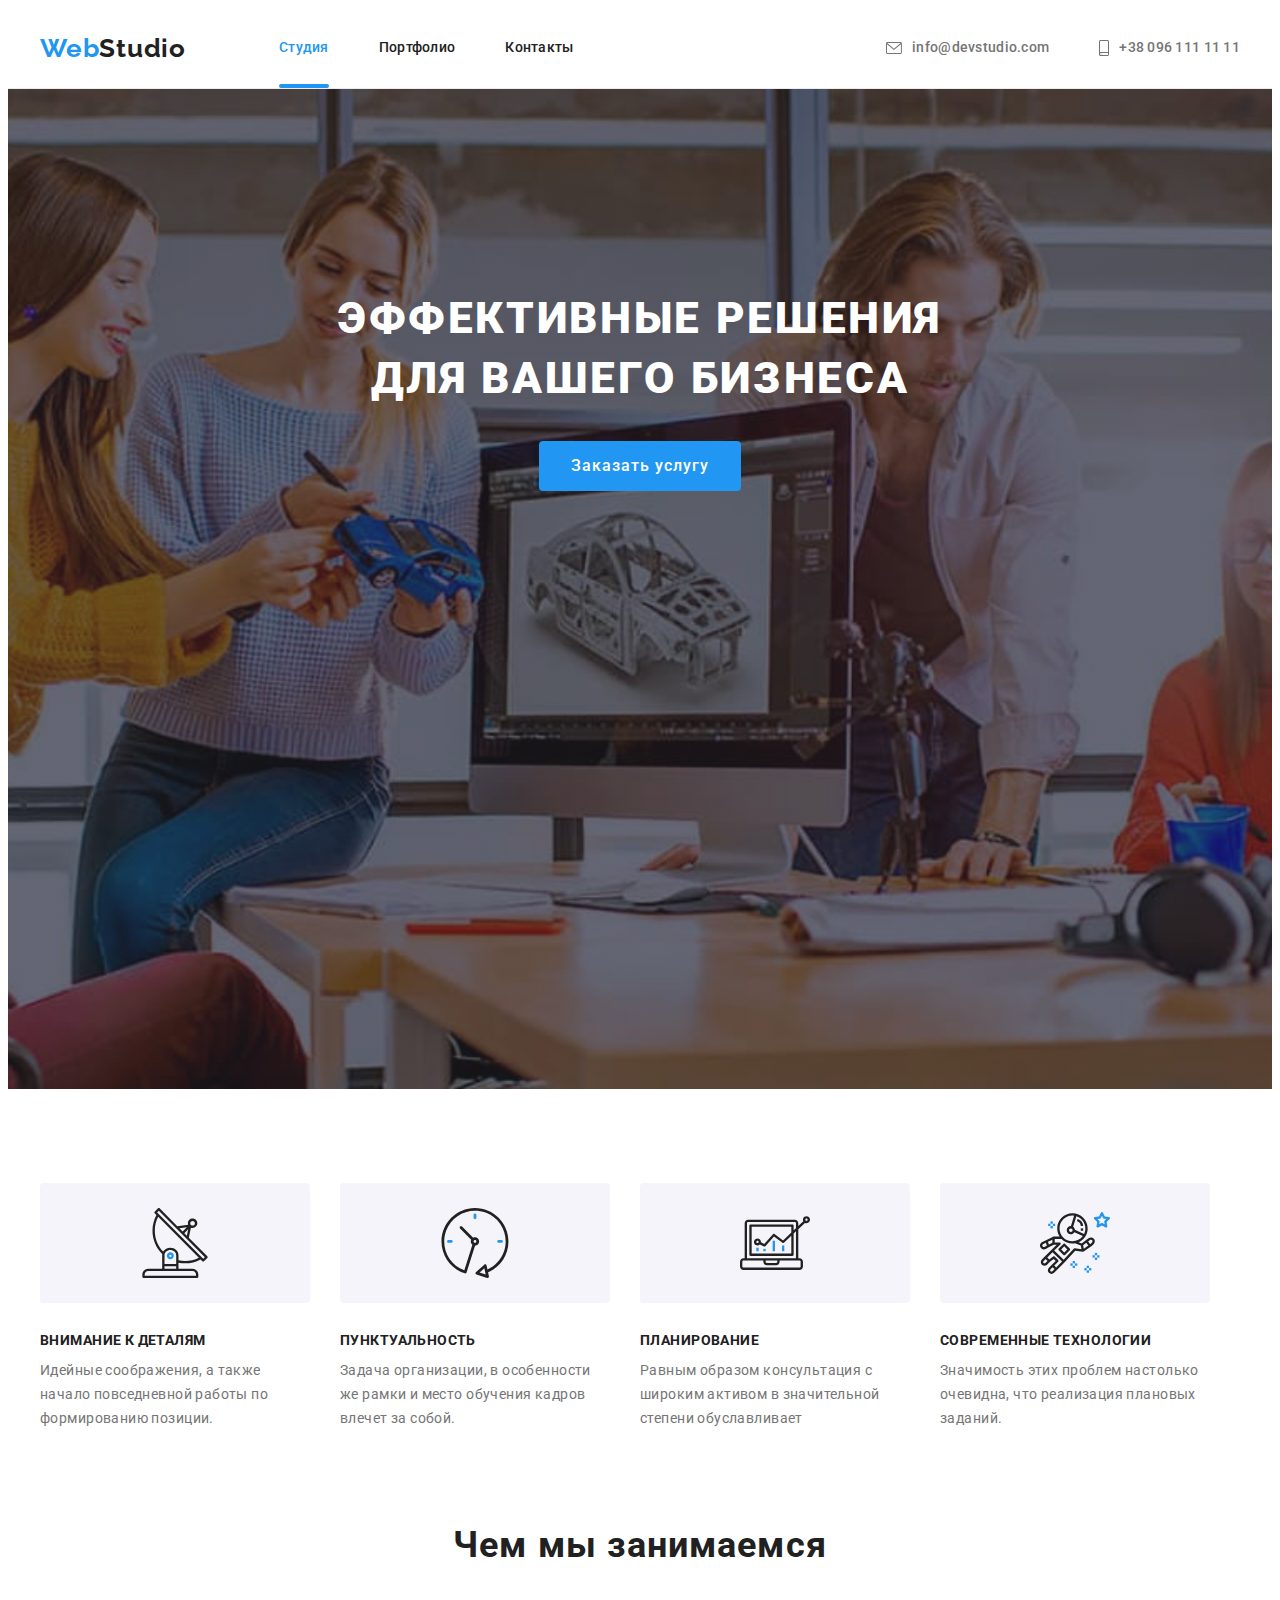
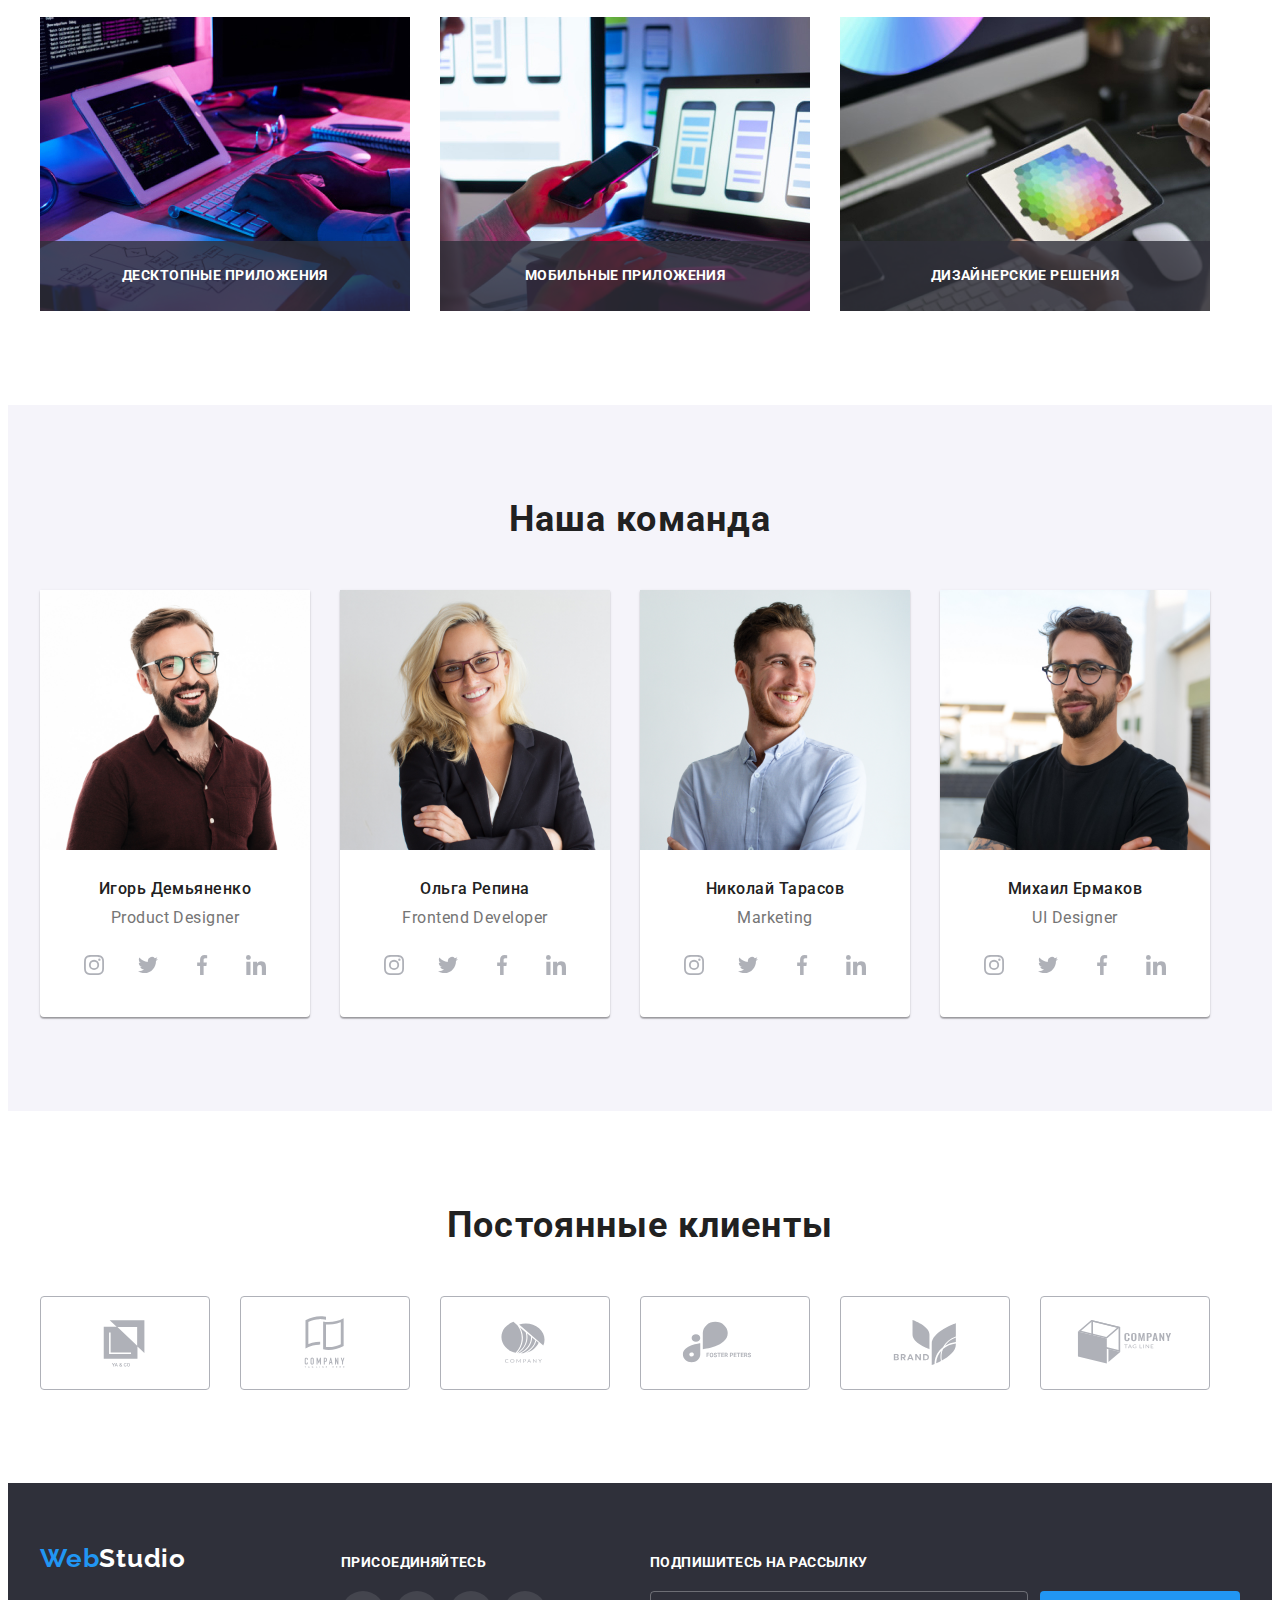
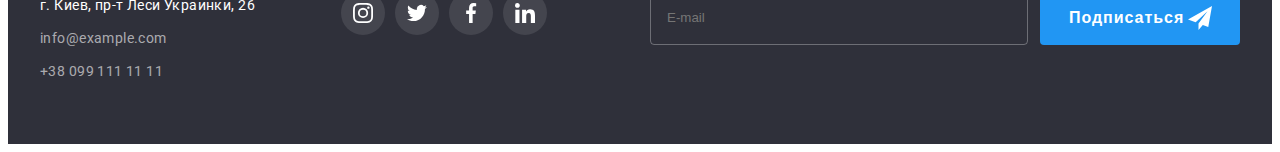
<file: index.html>
<!DOCTYPE html>
<html lang="ru">
  <head>
    <meta charset="UTF-8" />
    <meta http-equiv="X-UA-Compatible" content="IE=edge" />
    <meta name="viewport" content="width=device-width, initial-scale=1.0" />
    <title>WebStudio</title>
    <link rel="preconnect" href="https://fonts.googleapis.com" />
    <link rel="preconnect" href="https://fonts.gstatic.com" crossorigin />
    <link
      href="https://fonts.googleapis.com/css2?family=Roboto:wght@400;500;700;900&family=Raleway:wght@700&display=swap"
      rel="stylesheet"
    />
    <link
      rel="stylesheet"
      href="https://cdnjs.cloudflare.com/ajax/libs/modern-normalize/1.1.0/modern-normalize.min.css"
      integrity="sha512-wpPYUAdjBVSE4KJnH1VR1HeZfpl1ub8YT/NKx4PuQ5NmX2tKuGu6U/JRp5y+Y8XG2tV+wKQpNHVUX03MfMFn9Q=="
      crossorigin="anonymous"
      referrerpolicy="no-referrer"
    />
    <link rel="stylesheet" href="./css/main.min.css" />
  </head>
  <body>
    <header class="header">
      <div class="container container-header">
        <a lang="en" href="" class="header__logo logo-color--black link"
          ><span class="header__web">Web</span>Studio</a
        >
        <nav class="navigation">
          <ul class="navigation__list list">
            <li class="navigation__item">
              <a
                href="./index.html"
                class="navigation__link link current active"
                >Студия</a
              >
            </li>
            <li class="navigation__item">
              <a href="./portfolio.html" class="navigation__link link"
                >Портфолио</a
              >
            </li>
            <li class="navigation__item">
              <a href="" class="navigation__link link">Контакты</a>
            </li>
          </ul>
        </nav>
        <ul class="contacts list">
          <li class="contacts__item-mailtel">
            <a href="mailto:info@devstudio.com" class="contacts__mailtel link"
              ><svg class="contacts__soc-icon" width="16" height="12">
                <use href="./img/icons.svg#icon-envelope"></use>
              </svg>
              info@devstudio.com</a
            >
          </li>
          <li class="contacts__item-mailtel">
            <a href="tel:+380961111111" class="contacts__mailtel link">
              <svg class="contacts__soc-icon" width="10" height="16">
                <use href="./img/icons.svg#icon-smartphone"></use>
              </svg>
              +38 096 111 11 11</a
            >
          </li>
        </ul>
      </div>
    </header>
    <main class="main">
      <section class="hero">
        <div class="container preview">
          <h1 class="preview__logo">Эффективные решения для вашего бизнеса</h1>
          <button type="button" class="preview__btn" data-modal-open>
            Заказать услугу
          </button>
        </div>
      </section>
      <section class="benefits">
        <div class="container benefits-container">
          <h2 hidden class="visually-hidden">Достоинства</h2>
          <ul class="merit-list list">
            <li class="merit-list__item">
              <div class="merit-list__container-icon">
                <svg class="merit-list__icon" width="70" height="70">
                  <use href="./img/icons.svg#icon-antenna"></use>
                </svg>
              </div>
              <h3 class="merit-list__hed">Внимание к деталям</h3>
              <p class="merit-list__text">
                Идейные соображения, а также начало повседневной работы по
                формированию позиции.
              </p>
            </li>
            <li class="merit-list__item">
              <div class="merit-list__container-icon">
                <svg class="merit-list__icon" width="70" height="70">
                  <use href="./img/icons.svg#icon-clock"></use>
                </svg>
              </div>
              <h3 class="merit-list__hed">Пунктуальность</h3>
              <p class="merit-list__text">
                Задача организации, в особенности же рамки и место обучения
                кадров влечет за собой.
              </p>
            </li>
            <li class="merit-list__item">
              <div class="merit-list__container-icon">
                <svg class="merit-list__icon" width="70" height="70">
                  <use href="./img/icons.svg#icon-diagram"></use>
                </svg>
              </div>
              <h3 class="merit-list__hed">Планирование</h3>
              <p class="merit-list__text">
                Равным образом консультация с широким активом в значительной
                степени обуславливает
              </p>
            </li>
            <li class="merit-list__item">
              <div class="merit-list__container-icon">
                <svg class="merit-list__icon" width="70" height="70">
                  <use href="./img/icons.svg#icon-astronaut"></use>
                </svg>
              </div>
              <h3 class="merit-list__hed">Современные технологии</h3>
              <p class="merit-list__text">
                Значимость этих проблем настолько очевидна, что реализация
                плановых заданий.
              </p>
            </li>
          </ul>
        </div>
      </section>
      <section class="prices">
        <div class="container">
          <h2 class="prices__tittle">Чем мы занимаемся</h2>
          <ul class="prices__list list">
            <li class="prices__item">
              <img
                src="./img/img1.jpg"
                alt="разработка ПО"
                width="370"
                class="prices__image"
              />
              <h2 class="prices__top-text">Десктопные приложения</h2>
            </li>
            <li class="prices__item">
              <img
                src="./img/img2.jpg"
                alt="тестирование моб. ПО"
                width="370"
                class="prices__image"
              />
              <p class="prices__top-text">Мобильные приложения</p>
            </li>
            <li class="prices__item">
              <img
                src="./img/img3.jpg"
                alt="Подборка палитры цвета"
                width="370"
                class="prices__image"
              />
              <p class="prices__top-text">Дизайнерские решения</p>
            </li>
          </ul>
        </div>
      </section>
      <section class="team">
        <div class="container container-team">
          <h2 class="team__tittle">Наша команда</h2>
          <ul class="team__list list">
            <li class="team__item">
              <img src="./img/img4.jpg" alt="Игорь" width="270" />
              <div class="team__container-text">
                <h3 class="team__participant">Игорь Демьяненко</h3>
                <p title="text" lang="en" class="team__text">
                  Product Designer
                </p>
                <ul class="team__participiant-soc list">
                  <li class="team__participiant-soc-item">
                    <a href="" class="team__participiant-soc-link link">
                      <svg
                        class="team__participiant-soc-icon"
                        width="20"
                        height="20"
                      >
                        <use href="./img/icons.svg#icon-instagram"></use>
                      </svg>
                    </a>
                  </li>
                  <li class="team__participiant-soc-item">
                    <a href="" class="team__participiant-soc-link link">
                      <svg
                        class="team__participiant-soc-icon"
                        width="20"
                        height="20"
                      >
                        <use href="./img/icons.svg#icon-twitter"></use>
                      </svg>
                    </a>
                  </li>
                  <li class="team__participiant-soc-item">
                    <a href="" class="team__participiant-soc-link link">
                      <svg
                        class="team__participiant-soc-icon"
                        width="20"
                        height="20"
                      >
                        <use href="./img/icons.svg#icon-facebook"></use>
                      </svg>
                    </a>
                  </li>
                  <li class="team__participiant-soc-item">
                    <a href="" class="team__participiant-soc-link link">
                      <svg
                        class="team__participiant-soc-icon"
                        width="20"
                        height="20"
                      >
                        <use href="./img/icons.svg#icon-linkedin"></use>
                      </svg>
                    </a>
                  </li>
                </ul>
              </div>
            </li>
            <li class="team__item">
              <img src="./img/img5.jpg" alt="Ольга" width="270" />
              <div class="team__container-text">
                <h3 class="team__participant">Ольга Репина</h3>
                <p title="text" lang="en" class="team__text">
                  Frontend Developer
                </p>
                <ul class="team__participiant-soc list">
                  <li class="team__participiant-soc-item">
                    <a href="" class="team__participiant-soc-link link">
                      <svg
                        class="team__participiant-soc-icon"
                        width="20"
                        height="20"
                      >
                        <use href="./img/icons.svg#icon-instagram"></use>
                      </svg>
                    </a>
                  </li>
                  <li class="team__participiant-soc-item">
                    <a href="" class="team__participiant-soc-link link">
                      <svg
                        class="team__participiant-soc-icon"
                        width="20"
                        height="20"
                      >
                        <use href="./img/icons.svg#icon-twitter"></use>
                      </svg>
                    </a>
                  </li>
                  <li class="team__participiant-soc-item">
                    <a href="" class="team__participiant-soc-link link">
                      <svg
                        class="team__participiant-soc-icon"
                        width="20"
                        height="20"
                      >
                        <use href="./img/icons.svg#icon-facebook"></use>
                      </svg>
                    </a>
                  </li>
                  <li class="team__participiant-soc-item">
                    <a href="" class="team__participiant-soc-link link">
                      <svg
                        class="team__participiant-soc-icon"
                        width="20"
                        height="20"
                      >
                        <use href="./img/icons.svg#icon-linkedin"></use>
                      </svg>
                    </a>
                  </li>
                </ul>
              </div>
            </li>
            <li class="team__item">
              <img src="./img/img6.jpg" alt="Николай" width="270" />
              <div class="team__container-text">
                <h3 class="team__participant">Николай Тарасов</h3>
                <p title="text" lang="en" class="team__text">Marketing</p>
                <ul class="team__participiant-soc list">
                  <li class="team__participiant-soc-item">
                    <a href="" class="team__participiant-soc-link link">
                      <svg
                        class="team__participiant-soc-icon"
                        width="20"
                        height="20"
                      >
                        <use href="./img/icons.svg#icon-instagram"></use>
                      </svg>
                    </a>
                  </li>
                  <li class="team__participiant-soc-item">
                    <a href="" class="team__participiant-soc-link link">
                      <svg
                        class="team__participiant-soc-icon"
                        width="20"
                        height="20"
                      >
                        <use href="./img/icons.svg#icon-twitter"></use>
                      </svg>
                    </a>
                  </li>
                  <li class="team__participiant-soc-item">
                    <a href="" class="team__participiant-soc-link link">
                      <svg
                        class="team__participiant-soc-icon"
                        width="20"
                        height="20"
                      >
                        <use href="./img/icons.svg#icon-facebook"></use>
                      </svg>
                    </a>
                  </li>
                  <li class="team__participiant-soc-item">
                    <a href="" class="team__participiant-soc-link link">
                      <svg
                        class="team__participiant-soc-icon"
                        width="20"
                        height="20"
                      >
                        <use href="./img/icons.svg#icon-linkedin"></use>
                      </svg>
                    </a>
                  </li>
                </ul>
              </div>
            </li>
            <li class="team__item">
              <img src="./img/img7.jpg" alt="Михаил" width="270" />
              <div class="team__container-text">
                <h3 class="team__participant">Михаил Ермаков</h3>
                <p title="text" lang="en" class="team__text">UI Designer</p>
                <ul class="team__participiant-soc list">
                  <li class="team__participiant-soc-item">
                    <a href="" class="team__participiant-soc-link link">
                      <svg
                        class="team__participiant-soc-icon"
                        width="20"
                        height="20"
                      >
                        <use href="./img/icons.svg#icon-instagram"></use>
                      </svg>
                    </a>
                  </li>
                  <li class="team__participiant-soc-item">
                    <a href="" class="team__participiant-soc-link link">
                      <svg
                        class="team__participiant-soc-icon"
                        width="20"
                        height="20"
                      >
                        <use href="./img/icons.svg#icon-twitter"></use>
                      </svg>
                    </a>
                  </li>
                  <li class="team__participiant-soc-item">
                    <a href="" class="team__participiant-soc-link link">
                      <svg
                        class="team__participiant-soc-icon"
                        width="20"
                        height="20"
                      >
                        <use href="./img/icons.svg#icon-facebook"></use>
                      </svg>
                    </a>
                  </li>
                  <li class="team__participiant-soc-item">
                    <a href="" class="team__participiant-soc-link link">
                      <svg
                        class="team__participiant-soc-icon"
                        width="20"
                        height="20"
                      >
                        <use href="./img/icons.svg#icon-linkedin"></use>
                      </svg>
                    </a>
                  </li>
                </ul>
              </div>
            </li>
          </ul>
        </div>
      </section>
      <section class="customers">
        <div class="container container-customers">
          <h2 class="customers__title">Постоянные клиенты</h2>
          <ul class="customers__list list">
            <li class="customers__item">
              <a href="#" class="customers__link">
                <svg class="customers__icon" width="106" height="60">
                  <use href="./img/icons.svg#icon-yaco"></use>
                </svg>
              </a>
            </li>
            <li class="customers__item">
              <a href="#" class="customers__link">
                <svg class="customers__icon" width="106" height="60">
                  <use href="./img/icons.svg#icon-tagline-here"></use>
                </svg>
              </a>
            </li>
            <li class="customers__item">
              <a href="#" class="customers__link">
                <svg class="customers__icon" width="106" height="60">
                  <use href="./img/icons.svg#icon-company"></use>
                </svg>
              </a>
            </li>
            <li class="customers__item">
              <a href="#" class="customers__link">
                <svg class="customers__icon" width="106" height="60">
                  <use href="./img/icons.svg#icon-foster-peters"></use>
                </svg>
              </a>
            </li>
            <li class="customers__item">
              <a href="#" class="customers__link">
                <svg class="customers__icon" width="106" height="60">
                  <use href="./img/icons.svg#icon-brand"></use>
                </svg>
              </a>
            </li>
            <li class="customers__item">
              <a href="#" class="customers__link">
                <svg class="customers__icon" width="106" height="60">
                  <use href="./img/icons.svg#icon-company-tag-line"></use>
                </svg>
              </a>
            </li>
          </ul>
        </div>
      </section>
    </main>
    <footer class="footer">
      <div class="container container-footer">
        <div class="footer-adress-block">
          <a href="#" class="footer__logo logo-color--white link"
            ><span class="footer__web-f">Web</span>Studio</a
          >
          <address class="adress">
            <ul class="adress__list list">
              <li class="adress__item-one">
                <a
                  href="https://goo.gl/maps/7hDz9HY57iAQ3fco6"
                  class="adress__link-one link"
                  >г. Киев, пр-т Леси Украинки, 26</a
                >
              </li>
              <li class="adress__item">
                <a href="mailto:info@example.com" class="adress__link link"
                  >info@example.com</a
                >
              </li>
              <li class="adress__item">
                <a href="tel:+380991111111" class="adress__link link"
                  >+38 099 111 11 11</a
                >
              </li>
            </ul>
          </address>
        </div>

        <div class="soclinks">
          <p class="soclinks__footer-soc">присоединяйтесь</p>
          <ul class="soclinks__list list">
            <li class="soclinks__item">
              <a href="#" class="soclinks__link">
                <svg class="soclinks__icon" width="20" height="20">
                  <use href="./img/icons.svg#icon-instagram"></use>
                </svg>
              </a>
            </li>
            <li class="soclinks__item">
              <a href="#" class="soclinks__link link">
                <svg class="soclinks__icon" width="20" height="20">
                  <use href="./img/icons.svg#icon-twitter"></use>
                </svg>
              </a>
            </li>
            <li class="soclinks__item">
              <a href="#" class="soclinks__link link">
                <svg class="soclinks__icon" width="20" height="20">
                  <use href="./img/icons.svg#icon-facebook"></use>
                </svg>
              </a>
            </li>
            <li class="soclinks__item">
              <a href="#" class="soclinks__link link">
                <svg class="soclinks__icon" width="20" height="20">
                  <use href="./img/icons.svg#icon-linkedin"></use>
                </svg>
              </a>
            </li>
          </ul>
        </div>

        <div class="subscribe">
          <p class="subscribe__text">Подпишитесь на рассылку</p>
          <form action="#" class="subscribe__form">
            <!-- <label
              class="footer-input-field is-hidden"
              for="input-user-email"
            ></label> -->
            <div class="subscribe__wrap">
              <input
                type="tel"
                class="subscribe__footer-input"
                name="user-tel"
                placeholder="E-mail"
                required
                value=""
                id="input-user-email"
              />
              <button class="subscribe__btn">
                Подписаться
                <svg class="subscribe__icon" width="24" height="24">
                  <use href="./img/icons.svg#icon-send"></use>
                </svg>
              </button>
            </div>
          </form>
        </div>
      </div>
    </footer>
    <div class="backdrop is-hidden" data-modal>
      <div class="modal">
        <button type="button" class="modal__button-close" data-modal-close>
          <svg class="icon modal__icon-close" width="18" height="18">
            <use xlink:href="./img/icons.svg#icon-close"></use>
          </svg>
        </button>
        <p class="modal__tittle">Оставьте свои данные, мы вам перезвоним</p>
        <form class="modal__form">
          <div class="modal__field">
            <label class="modal__label" for="user-name">Имя</label>
            <div class="modal__input-wrap">
              <input
                type="text"
                class="modal__input"
                name="user-name"
                placeholder=""
                required
                id="user-name"
              />
              <svg class="modal__input-icon" width="18" height="18">
                <use href="./img/icons.svg#icon-person"></use>
              </svg>
            </div>
          </div>
          <div class="modal__field">
            <label class="modal__label" for="user-tel">Телефон</label>
            <div class="modal__input-wrap">
              <input
                type="tel"
                class="modal__input"
                name="user-tel"
                placeholder=""
                required
                value=""
                id="user-tel"
              />
              <svg class="modal__input-icon" width="18" height="18">
                <use href="./img/icons.svg#icon-phone"></use>
              </svg>
            </div>
          </div>
          <div class="modal__field">
            <label class="modal__label" for="user-email">Почта</label>
            <div class="modal__input-wrap">
              <input
                type="email"
                class="modal__input"
                name="user-email"
                placeholder=""
                required
                id="user-email"
              />
              <svg class="modal__input-icon" width="18" height="18">
                <use href="./img/icons.svg#icon-email"></use>
              </svg>
            </div>
          </div>
          <div class="modal__field-comments">
            <label class="modal__label" for="user-text">Комментарий</label>
            <textarea
              name="user-text"
              id="user-text"
              placeholder="Введите текст"
              class="modal__text"
            ></textarea>
          </div>
          <div class="modal__field-terms">
            <input
              type="checkbox"
              name="policy"
              id="policy"
              class="modal__check visually-hidden"
              value="true"
            />
            <label for="policy" class="modal__check-text"
              ><span
                ><svg class="modal__check-icon" width="16" height="15">
                  <use href="./img/icons.svg#icon-check"></use></svg
              ></span>
              Соглашаюсь с рассылкой и принимаю&nbsp;<a
                href="#"
                class="modal__check-link"
                >Условия договора</a
              >
            </label>
          </div>
          <button type="submit" class="check-submit">Отправить</button>
        </form>
      </div>
    </div>
    <script src="./js/modal.js"></script>
  </body>
</html>
</file>
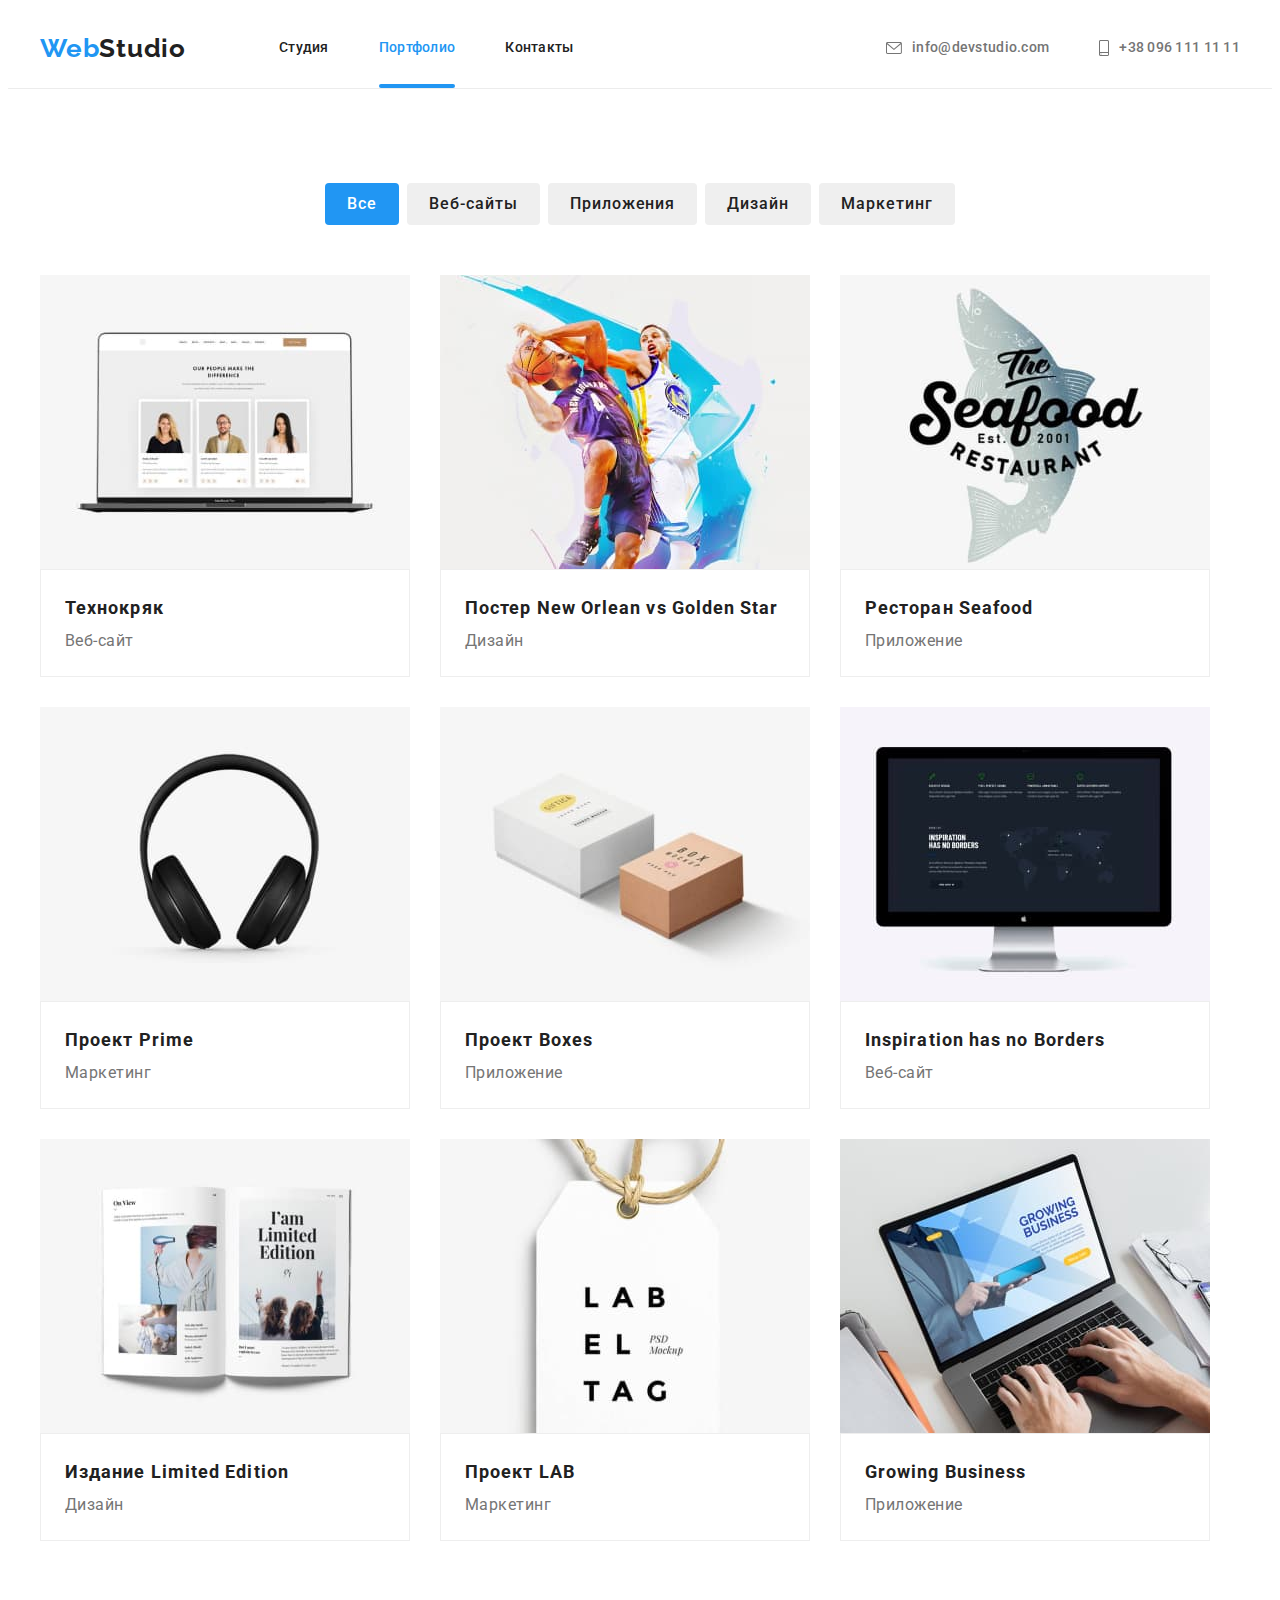
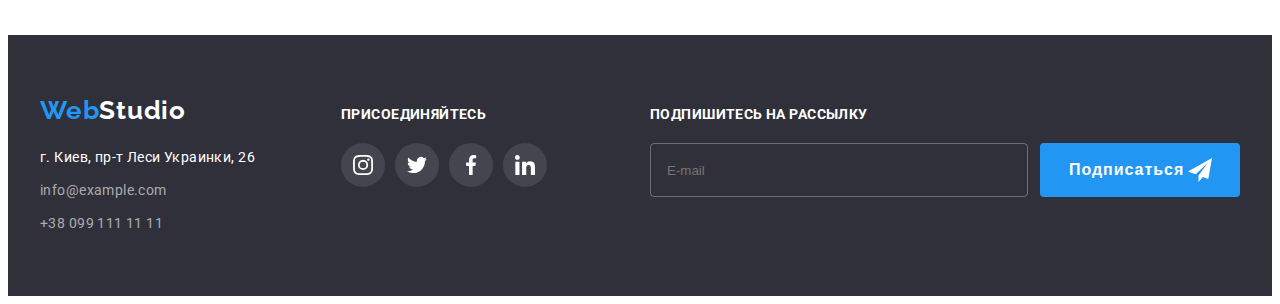
<file: portfolio.html>
<!DOCTYPE html>
<html lang="ru">
  <head>
    <meta charset="UTF-8" />
    <meta http-equiv="X-UA-Compatible" content="IE=edge" />
    <meta name="viewport" content="width=device-width, initial-scale=1.0" />
    <title>Portfolio</title>
    <link rel="preconnect" href="https://fonts.googleapis.com" />
    <link rel="preconnect" href="https://fonts.gstatic.com" crossorigin />
    <link
      href="https://fonts.googleapis.com/css2?family=Roboto:wght@400;500;700;900&family=Raleway:wght@700&display=swap"
      rel="stylesheet"
    />
    <link
      rel="stylesheet"
      href="https://cdnjs.cloudflare.com/ajax/libs/modern-normalize/1.1.0/modern-normalize.min.css"
      integrity="sha512-wpPYUAdjBVSE4KJnH1VR1HeZfpl1ub8YT/NKx4PuQ5NmX2tKuGu6U/JRp5y+Y8XG2tV+wKQpNHVUX03MfMFn9Q=="
      crossorigin="anonymous"
      referrerpolicy="no-referrer"
    />
    <link rel="stylesheet" href="./css/main.min.css" />
  </head>
  <body>
    <header class="header">
      <div class="container container-header">
        <a lang="en" href="" class="header__logo logo-color--black link"
          ><span class="header__web">Web</span>Studio</a
        >
        <nav class="navigation">
          <ul class="navigation__list list">
            <li class="navigation__item">
              <a href="./index.html" class="navigation__link link">Студия</a>
            </li>
            <li class="navigation__item">
              <a
                href="./portfolio.html"
                class="navigation__link link current active"
                >Портфолио</a
              >
            </li>
            <li class="navigation__item">
              <a href="" class="navigation__link link">Контакты</a>
            </li>
          </ul>
        </nav>
        <ul class="contacts list">
          <li class="contacts__item-mailtel">
            <a href="mailto:info@devstudio.com" class="contacts__mailtel link"
              ><svg class="contacts__soc-icon" width="16" height="12">
                <use href="./img/icons.svg#icon-envelope"></use>
              </svg>
              info@devstudio.com</a
            >
          </li>
          <li class="contacts__item-mailtel">
            <a href="tel:+380961111111" class="contacts__mailtel link">
              <svg class="contacts__soc-icon" width="10" height="16">
                <use href="./img/icons.svg#icon-smartphone"></use>
              </svg>
              +38 096 111 11 11</a
            >
          </li>
        </ul>
      </div>
    </header>
    <main>
      <section class="portfolio">
        <div class="container">
          <h1 class="visually-hidden">Наполнение портфолио</h1>
          <ul class="portfolio__nav list">
            <li class="portfolio__button">
              <button type="button" class="portfolio__btn-wse">Все</button>
            </li>
            <li class="portfolio__button">
              <button type="button" class="portfolio__btn">Веб-сайты</button>
            </li>
            <li class="portfolio__button">
              <button type="button" class="portfolio__btn">Приложения</button>
            </li>
            <li class="portfolio__button">
              <button type="button" class="portfolio__btn">Дизайн</button>
            </li>
            <li class="portfolio__button">
              <button type="button" class="portfolio__btn">Маркетинг</button>
            </li>
          </ul>
          <ul class="projects list">
            <li class="projects__item">
              <a href="notebook" class="projects__link link">
                <div class="projects__logo">
                  <img src="./img/portfolio1.jpg" alt="Ноутбук" width="370" />
                  <p class="projects__top-text">
                    Ресурс предлагает комплексные предложения с разным уровнем
                    функционала и сервисов. Все это позволит посетителю получить
                    исчерпывающие сведения о компании или частном лице.
                  </p>
                </div>

                <div class="projects__content">
                  <h2 class="projects__desc">Технокряк</h2>
                  <p title="text" class="projects__text">Веб-сайт</p>
                </div>
              </a>
            </li>
            <li class="projects__item">
              <a href="notebook" class="projects__link link">
                <div class="projects__logo">
                  <img
                    src="./img/portfolio2.jpg"
                    alt="Гравці з м'ячем"
                    width="370"
                  />
                  <p class="projects__top-text">
                    Ресурс предлагает комплексные предложения с разным уровнем
                    функционала и сервисов. Все это позволит посетителю получить
                    исчерпывающие сведения о компании или частном лице.
                  </p>
                </div>
                <div class="projects__content">
                  <h2 class="projects__desc">
                    Постер <span lang="en">New Orlean vs Golden Star</span>
                  </h2>
                  <p title="text" class="projects__text">Дизайн</p>
                </div>
              </a>
            </li>
            <li class="projects__item">
              <a href="notebook" class="projects__link link">
                <div class="projects__logo">
                  <img
                    src="./img/portfolio3.jpg"
                    alt="логотип риби"
                    width="370"
                  />
                  <p class="projects__top-text">
                    Ресурс предлагает комплексные предложения с разным уровнем
                    функционала и сервисов. Все это позволит посетителю получить
                    исчерпывающие сведения о компании или частном лице.
                  </p>
                </div>
                <div class="projects__content">
                  <h2 class="projects__desc">
                    Ресторан <span lang="en">Seafood</span>
                  </h2>
                  <p title="text" class="projects__text">Приложение</p>
                </div>
              </a>
            </li>
            <li class="projects__item">
              <a href="notebook" class="projects__link link">
                <div class="projects__logo">
                  <img src="./img/portfolio4.jpg" alt="навушники" width="370" />
                  <p class="projects__top-text">
                    Ресурс предлагает комплексные предложения с разным уровнем
                    функционала и сервисов. Все это позволит посетителю получить
                    исчерпывающие сведения о компании или частном лице.
                  </p>
                </div>
                <div class="projects__content">
                  <h2 class="projects__desc">
                    Проект <span lang="en">Prime</span>
                  </h2>
                  <p title="text" class="projects__text">Маркетинг</p>
                </div>
              </a>
            </li>
            <li class="projects__item">
              <a href="notebook" class="projects__link link">
                <div class="projects__logo">
                  <img src="./img/portfolio5.jpg" alt="ящики" width="370" />
                  <p class="projects__top-text">
                    Ресурс предлагает комплексные предложения с разным уровнем
                    функционала и сервисов. Все это позволит посетителю получить
                    исчерпывающие сведения о компании или частном лице.
                  </p>
                </div>
                <div class="projects__content">
                  <h2 class="projects__desc">
                    Проект <span lang="en">Boxes</span>
                  </h2>
                  <p title="text" class="projects__text">Приложение</p>
                </div>
              </a>
            </li>
            <li class="projects__item">
              <a href="notebook" class="projects__link link">
                <div class="projects__logo">
                  <img src="./img/portfolio6.jpg" alt="монітор" width="370" />
                  <p class="projects__top-text">
                    Ресурс предлагает комплексные предложения с разным уровнем
                    функционала и сервисов. Все это позволит посетителю получить
                    исчерпывающие сведения о компании или частном лице.
                  </p>
                </div>
                <div class="projects__content">
                  <h2 lang="en" class="projects__desc">
                    Inspiration has no Borders
                  </h2>
                  <p title="text" class="projects__text">Веб-сайт</p>
                </div>
              </a>
            </li>
            <li class="projects__item">
              <a href="notebook" class="projects__link link">
                <div class="projects__logo">
                  <img src="./img/portfolio7.jpg" alt="книга" width="370" />
                  <p class="projects__top-text">
                    Ресурс предлагает комплексные предложения с разным уровнем
                    функционала и сервисов. Все это позволит посетителю получить
                    исчерпывающие сведения о компании или частном лице.
                  </p>
                </div>
                <div class="projects__content">
                  <h2 class="projects__desc">
                    Издание <span lang="en">Limited Edition</span>
                  </h2>
                  <p title="text" class="projects__text">Дизайн</p>
                </div>
              </a>
            </li>
            <li class="projects__item">
              <a href="notebook" class="projects__link link">
                <div class="projects__logo">
                  <img src="./img/portfolio8.jpg" alt="стікер" width="370" />
                  <p class="projects__top-text">
                    Ресурс предлагает комплексные предложения с разным уровнем
                    функционала и сервисов. Все это позволит посетителю получить
                    исчерпывающие сведения о компании или частном лице.
                  </p>
                </div>
                <div class="projects__content">
                  <h2 class="projects__desc">
                    Проект <span lang="en">LAB</span>
                  </h2>
                  <p title="text" class="projects__text">Маркетинг</p>
                </div>
              </a>
            </li>
            <li class="projects__item">
              <a href="notebook" class="projects__link link">
                <div class="projects__logo">
                  <img
                    src="./img/portfolio9.jpg"
                    alt="руки на ноутбуці"
                    width="370"
                  />
                  <p class="projects__top-text">
                    Ресурс предлагает комплексные предложения с разным уровнем
                    функционала и сервисов. Все это позволит посетителю получить
                    исчерпывающие сведения о компании или частном лице.
                  </p>
                </div>
                <div class="projects__content">
                  <h2 lang="en" class="projects__desc">Growing Business</h2>
                  <p title="text" class="projects__text">Приложение</p>
                </div>
              </a>
            </li>
          </ul>
        </div>
      </section>
    </main>
    <footer class="footer">
      <div class="container container-footer">
        <div class="footer-adress-block">
          <a href="#" class="footer__logo logo-color--white link"
            ><span class="footer__web-f">Web</span>Studio</a
          >
          <address class="adress">
            <ul class="adress__list list">
              <li class="adress__item-one">
                <a
                  href="https://goo.gl/maps/7hDz9HY57iAQ3fco6"
                  class="adress__link-one link"
                  >г. Киев, пр-т Леси Украинки, 26</a
                >
              </li>
              <li class="adress__item">
                <a href="mailto:info@example.com" class="adress__link link"
                  >info@example.com</a
                >
              </li>
              <li class="adress__item">
                <a href="tel:+380991111111" class="adress__link link"
                  >+38 099 111 11 11</a
                >
              </li>
            </ul>
          </address>
        </div>

        <div class="soclinks">
          <p class="soclinks__footer-soc">присоединяйтесь</p>
          <ul class="soclinks__list list">
            <li class="soclinks__item">
              <a href="#" class="soclinks__link">
                <svg class="soclinks__icon" width="20" height="20">
                  <use href="./img/icons.svg#icon-instagram"></use>
                </svg>
              </a>
            </li>
            <li class="soclinks__item">
              <a href="#" class="soclinks__link link">
                <svg class="soclinks__icon" width="20" height="20">
                  <use href="./img/icons.svg#icon-twitter"></use>
                </svg>
              </a>
            </li>
            <li class="soclinks__item">
              <a href="#" class="soclinks__link link">
                <svg class="soclinks__icon" width="20" height="20">
                  <use href="./img/icons.svg#icon-facebook"></use>
                </svg>
              </a>
            </li>
            <li class="soclinks__item">
              <a href="#" class="soclinks__link link">
                <svg class="soclinks__icon" width="20" height="20">
                  <use href="./img/icons.svg#icon-linkedin"></use>
                </svg>
              </a>
            </li>
          </ul>
        </div>

        <div class="subscribe">
          <p class="subscribe__text">Подпишитесь на рассылку</p>
          <form action="#" class="subscribe__form">
            <!-- <label
              class="footer-input-field is-hidden"
              for="input-user-email"
            ></label> -->
            <div class="subscribe__wrap">
              <input
                type="tel"
                class="subscribe__footer-input"
                name="user-tel"
                placeholder="E-mail"
                required
                value=""
                id="input-user-email"
              />
              <button class="subscribe__btn">
                Подписаться
                <svg class="subscribe__icon" width="24" height="24">
                  <use href="./img/icons.svg#icon-send"></use>
                </svg>
              </button>
            </div>
          </form>
        </div>
      </div>
    </footer>
  </body>
</html>
</file>
<file: css/main.min.css>
body{font-family:"Roboto",sans-serif;color:var(--first-color);background-color:var(--second-color)}.link{text-decoration:none}.list{list-style:none}p,h1,h2,h3,h4,h5,h6{margin:0}ul,ol{margin:0;margin-left:0;padding:0}img{display:block;max-width:100%;height:auto}.subscribe__btn{display:flex;align-items:center}.logo-color--black{color:#212121}.logo-color--white{color:#fff}.header{border-bottom:1px solid #ececec}.header>.container-header{display:flex}.container-header{align-items:center}.navigation__list{display:flex}.navigation__item:not(:last-child){margin-right:50px}.contacts{margin-left:auto;display:flex;gap:50px}.navigation__link,.contacts__mailtel{padding-top:32px;padding-bottom:32px;display:block}.navigation__link{font-weight:500;font-size:14px;line-height:1.14;letter-spacing:.02em;color:var(--first-color);transition:color 250ms cubic-bezier(0.4, 0, 0.2, 1)}.navigation__link:hover,.navigation__link:focus{color:var(--third-color)}.contacts__soc-icon{fill:currentColor;margin-right:10px}.header__logo{font-family:"Raleway";font-weight:700;font-size:26px;line-height:1.19;letter-spacing:.03em;margin-right:93px;padding-top:24px;padding-bottom:24px;display:block;transition:color 250ms cubic-bezier(0.4, 0, 0.2, 1)}.header__logo:hover,.header__logo:focus{color:var(--third-color)}.header__web{color:var(--third-color)}.current{color:var(--third-color)}.active{position:relative}.active::after{position:absolute;content:"";width:100%;height:4px;border-radius:2px;background-color:var(--soc-icon-bg-focushover);bottom:0;left:0}.contacts__mailtel{display:flex;font-weight:500;align-items:center;font-size:14px;line-height:1.14;letter-spacing:.02em;color:var(--fifth-color);transition:color 250ms cubic-bezier(0.4, 0, 0.2, 1)}.contacts__mailtel:hover,.contacts__mailtel:focus{color:var(--third-color)}.benefits{padding-top:94px;padding-bottom:94px}.merit-list{display:flex}.merit-list__item{max-width:270px}.merit-list__item:not(:last-child){margin-right:30px}.merit-list__container-icon{display:flex;width:270px;height:120px;border-radius:4px;background-color:#f5f4fa;justify-content:center;align-items:center}.merit-list__hed{margin-top:30px;font-weight:700;font-size:14px;line-height:1.14;letter-spacing:.03em;text-transform:uppercase;color:var(--first-color)}.merit-list__text{font-size:14px;line-height:1.71;letter-spacing:.03em;color:var(--fifth-color);margin-top:10px}.container-footer{display:flex;align-items:baseline}.footer__logo{font-family:"Raleway";font-style:normal;font-weight:700;font-size:26px;line-height:1.19;letter-spacing:.03em;transition:color 250ms cubic-bezier(0.4, 0, 0.2, 1)}.footer__logo:hover,.footer__logo:focus{color:var(--third-color)}.footer__web-f{color:var(--third-color)}.footer{background-color:var(--sixth-color);padding-top:60px;padding-bottom:60px;margin-right:auto;margin-left:auto}.footer-adress-block{width:231px;margin-right:70px}.soclinks{margin-right:auto}.soclinks__footer-soc{font-weight:700;font-size:14px;line-height:1.14;letter-spacing:.03em;text-transform:uppercase;color:var(--second-color);margin-bottom:20px}.soclinks__link{width:44px;height:44px;background:rgba(255,255,255,.1);border-radius:50%;display:flex;align-items:center;justify-content:center;transition:background-color 250ms cubic-bezier(0.4, 0, 0.2, 1)}.soclinks__link:hover,.soclinks__link:focus{background-color:var(--soc-icon-bg-focushover)}.soclinks__icon{fill:var(--second-color)}.footer-soc-link:hover .soclinks__icon,.footer-soc-link:focus .soclinks__icon{fill:var(--soc-icon-color-focushover)}.soclinks__list{display:flex;gap:10px}.adress{font-style:normal;margin-top:20px}.adress__link-one{font-size:14px;line-height:1.71;letter-spacing:.03em;color:var(--second-color);transition:color 250ms cubic-bezier(0.4, 0, 0.2, 1)}.adress__link-one:hover,.adress__link-one:focus{color:var(--third-color)}.adress__link{font-size:14px;line-height:1.71;letter-spacing:.03em;color:rgba(255,255,255,.6);transition:color 250ms cubic-bezier(0.4, 0, 0.2, 1)}.adress__link:hover,.adress__link:focus{color:var(--third-color)}.adress__item{margin-top:9px}.subscribe__footer-input{width:358px;height:50px;border:1px solid rgba(255,255,255,.3);border-radius:4px;padding-left:16px;outline:none;color:rgba(255,255,255,.6);background-color:rgba(0,0,0,0);transition:border-color 250ms}.subscribe__text{font-weight:700;font-size:14px;line-height:1.14;letter-spacing:.03em;text-transform:uppercase;color:var(--second-color);margin-bottom:20px}.subscribe__field{font-size:12px;line-height:1.16;letter-spacing:.01em;color:#757575;display:block}.subscribe__icon{fill:var(--second-color)}.subscribe__wrap{display:flex;gap:12px}.hero{background-color:var(--sixth-color);padding-top:200px;padding-bottom:200px;max-width:1600px;height:600px;margin-right:auto;margin-left:auto;background-image:linear-gradient(to right, rgba(47, 48, 58, 0.4), rgba(47, 48, 58, 0.4)),url(../img/img-hero.jpg);background-repeat:no-repeat;background-size:cover;background-position:center}.preview__logo{font-weight:900;font-size:44px;line-height:1.36;letter-spacing:.06em;text-transform:uppercase;color:var(--second-color);text-align:center;max-width:696px;margin:auto}.prices{padding-bottom:94px}.prices__tittle{font-weight:700;font-size:36px;line-height:1.16;letter-spacing:.03em;color:var(--first-color);text-align:center;margin-bottom:50px}.prices__list{display:flex;gap:30px}.prices__item{position:relative}.prices__top-text{display:flex;justify-content:center;align-items:center;position:absolute;bottom:0;width:100%;height:70px;font-weight:700;font-size:14px;line-height:1.14;text-align:center;letter-spacing:.03em;text-transform:uppercase;color:var(--second-color);background:rgba(47,48,58,.8)}.team{background-color:var(--seventh-color);padding-top:94px;padding-bottom:94px}.team__list{display:flex;gap:30px}.team__item{background-color:var(--second-color);border-radius:0px 0px 4px 4px;text-align:center;box-shadow:0px 2px 1px rgba(0,0,0,.2),0px 1px 1px rgba(0,0,0,.14),0px 1px 3px rgba(0,0,0,.12)}.team__tittle{font-weight:700;font-size:36px;line-height:1.16;letter-spacing:.03em;color:var(--first-color);text-align:center;margin-bottom:50px}.team__participant{font-weight:500;font-size:16px;line-height:1.18;letter-spacing:.03em;color:var(--first-color);margin-bottom:10px}.team__text{line-height:1.18;letter-spacing:.03em;color:var(--fifth-color);margin-bottom:15px}.team__container-text{padding-top:30px;padding-bottom:30px}.team__participiant-soc{display:flex;justify-content:center;gap:10px}.team__participiant-soc-icon{fill:var(--soc-icon-color);transition:fill 250ms cubic-bezier(0.4, 0, 0.2, 1)}.team__participiant-soc-link:hover .team__participiant-soc-icon,.team__participiant-soc-link:focus .team__participiant-soc-icon{fill:var(--soc-icon-color-focushover)}.team__participiant-soc-link{width:44px;height:44px;border-radius:50%;display:flex;align-items:center;justify-content:center;transition:background-color 250ms cubic-bezier(0.4, 0, 0.2, 1)}.team__participiant-soc-link:hover,.team__participiant-soc-link:focus{background-color:var(--soc-icon-bg-focushover)}.customers{padding-top:94px;padding-bottom:94px}.customers__title{font-weight:700;font-size:36px;line-height:1.16;text-align:center;letter-spacing:.03em;margin-bottom:50px}.customers__list{display:flex;gap:30px}.customers__item{display:flex;justify-content:center;align-items:center;width:170px;height:92px}.customers__link{border:1px solid var(--soc-icon-color);border-radius:4px;display:flex;justify-content:center;align-items:center;width:100%;height:100%;transition:border-color 250ms cubic-bezier(0.4, 0, 0.2, 1)}.customers__link:hover,.customers__link:focus{border-color:var(--soc-icon-bg-focushover)}.customers__icon{fill:var(--soc-icon-color);transition:fill 250ms cubic-bezier(0.4, 0, 0.2, 1)}.customers__link:hover .customers__icon,.customers__link:focus .customers__icon{fill:var(--soc-icon-bg-focushover)}.portfolio{padding-top:94px;padding-bottom:94px}.projects__desc{font-weight:700;font-size:18px;line-height:2;letter-spacing:.06em;color:var(--first-color)}.projects__text{font-size:16px;line-height:1.88;letter-spacing:.03em;color:var(--fifth-color)}.portfolio__nav{margin-bottom:50px;display:flex;justify-content:center}.projects{display:flex;flex-wrap:wrap;gap:30px}.projects__content{padding:20px 24px;border:1px solid #eee}.projects__link{display:block;transition:box-shadow 250ms cubic-bezier(0.4, 0, 0.2, 1)}.projects__link:hover,.projects__link:focus{box-shadow:0px 4px 4px rgba(0,0,0,.25)}.projects__logo{position:relative;overflow:hidden}.projects__top-text{position:absolute;top:0;left:0;height:100%;font-size:18px;line-height:1.55;letter-spacing:.03em;color:var(--second-color);padding:63px 24px 0 24px;background-color:rgba(33,150,243,.9);transform:translateY(101%);transition:transform 250ms cubic-bezier(0.4, 0, 0.2, 1);overflow:auto}.projects__link:hover .projects__top-text,.projects__link:focus .projects__top-text{transform:translateY(0%)}.portfolio__btn-wse{font-family:inherit;font-weight:500;font-size:16px;line-height:1.87;display:flex;letter-spacing:.06em;border:0;border-radius:4px;color:var(--second-color);background-color:var(--third-color);cursor:pointer;padding:6px 22px;transition:background-color 250ms cubic-bezier(0.4, 0, 0.2, 1),box-shadow 250ms cubic-bezier(0.4, 0, 0.2, 1)}.portfolio__btn-wse:hover,.portfolio__btn-wse:focus{background-color:var(--third-color);color:var(--second-color);box-shadow:0px 3px 1px rgba(0,0,0,.1),0px 1px 2px rgba(0,0,0,.08),0px 2px 2px rgba(0,0,0,.12)}.portfolio__btn{font-family:inherit;font-weight:500;font-size:16px;line-height:1.87;display:flex;letter-spacing:.06em;border:0;border-radius:4px;color:var(--first-color);cursor:pointer;padding:6px 22px;transition:background-color 250ms cubic-bezier(0.4, 0, 0.2, 1),color 250ms cubic-bezier(0.4, 0, 0.2, 1),box-shadow 250ms cubic-bezier(0.4, 0, 0.2, 1)}.portfolio__btn:hover,.portfolio__btn:focus{background-color:var(--third-color);color:var(--second-color);box-shadow:0px 3px 1px rgba(0,0,0,.1),0px 1px 2px rgba(0,0,0,.08),0px 2px 2px rgba(0,0,0,.12)}.portfolio__button:not(:last-child){margin-right:8px}.preview__btn{padding:10px 32px 10px 32px;margin:32px auto 0;font-family:"Roboto";font-weight:500;font-size:16px;line-height:1.87;display:flex;letter-spacing:.06em;border:0;border-radius:4px;color:var(--second-color);background-color:var(--third-color);cursor:pointer;transition:background-color 250ms cubic-bezier(0.4, 0, 0.2, 1)}.preview__btn:hover,.preview__btn:focus{background-color:var(--hero-button-color);color:var(--second-color)}.subscribe__btn{font-size:16px;line-height:1.87;font-weight:700;letter-spacing:.06em;justify-content:space-between;width:200px;height:auto;padding-left:29px;padding-right:28px;border:0;border-radius:4px;color:var(--second-color);background-color:var(--third-color);cursor:pointer;transition:background-color 250ms cubic-bezier(0.4, 0, 0.2, 1)}.subscribe__btn:hover,.subscribe__btn:focus{background-color:var(--hero-button-color);color:var(--second-color)}.container{width:1200px;margin-left:auto;margin-right:auto;padding-left:15px;padding-right:15px}.backdrop{position:fixed;top:0;width:100vw;height:100vh;background-color:rgba(0,0,0,.2);transition:opacity 250ms cubic-bezier(0.4, 0, 0.2, 1),visibility 250ms cubic-bezier(0.4, 0, 0.2, 1)}.modal{border-radius:4px;background-color:#fff;width:528px;height:581px;position:absolute;top:50%;left:50%;transform:translate(-50%, -50%) scale(1) rotate(0);transition:transform 250ms cubic-bezier(0.4, 0, 0.2, 1);padding:40px}.backdrop.is-hidden .modal{transform:translate(-50%, -50%) scale(0) rotate(360deg)}.modal__tittle{font-weight:700;font-size:20px;line-height:1.15;text-align:center;letter-spacing:.03em;margin-bottom:12px}.modal__input{width:100%;height:40px;border:1px solid rgba(33,33,33,.2);border-radius:4px;padding-left:44px;outline:none;transition:border-color 250ms}.modal__input:focus{border-color:var(--soc-icon-bg-focushover)}.modal__input::placeholder{font-size:12px;line-height:1.16;letter-spacing:.01em;color:#757575}.modal__input-icon{position:absolute;left:12px;top:50%;transform:translateY(-50%);transition:fill 250ms}.modal__input:focus+.modal__input-icon{fill:var(--soc-icon-bg-focushover)}.modal__text::placeholder{font-size:12px;line-height:1.16;letter-spacing:.01em;color:rgba(117,117,117,.5)}.modal__form{font-size:14px;line-height:1.71;letter-spacing:.03em;color:#757575}.modal__label{margin-bottom:4px;font-size:12px;line-height:1.16;letter-spacing:.01em;color:#757575;display:block}.modal__field{margin-bottom:10px}.modal__field-comments{margin-bottom:20px}.modal__text{width:100%;height:120px;border:1px solid rgba(33,33,33,.2);border-radius:4px;resize:none;padding:12px 16px;outline:none;display:block;transition:border-color 250ms}.modal__text:focus{border-color:var(--soc-icon-bg-focushover)}.modal__input-wrap{position:relative}.modal__check-text{display:flex;align-items:center;justify-content:center;margin-bottom:30px}.modal__check-text span{width:16px;height:15px;border:2px solid var(--first-color);border-radius:2px;margin-right:7px;display:flex;align-items:center;justify-content:center}.modal__check:checked+.modal__check-text span{background-color:var(--soc-icon-bg-focushover);border:none}.modal__check:focus+.modal__check-text span{border-color:var(--soc-icon-bg-focushover)}.modal__check-icon{fill:rgba(0,0,0,0);transition:fill 250ms}.modal__check:checked+.modal__check-text .modal__check-icon{fill:var(--soc-icon-color-focushover)}.modal__check-link{text-decoration:none;font-size:14px;line-height:.89;letter-spacing:.03em;color:var(--third-color);border-bottom:1px solid currentColor}.modal__button-close{cursor:pointer;position:absolute;right:8px;top:8px;width:30px;height:30px;display:flex;align-items:center;border-radius:50px;border:1px solid rgba(0,0,0,.1);background-color:rgba(0,0,0,0)}.check-submit{padding:10px 55px 10px 55px;margin:0 auto 0;font-family:"Roboto";font-weight:500;font-size:16px;line-height:1.87;display:flex;letter-spacing:.06em;border:0;border-radius:4px;color:var(--second-color);background-color:var(--third-color);cursor:pointer;transition:background-color 250ms cubic-bezier(0.4, 0, 0.2, 1),box-shadow 250ms cubic-bezier(0.4, 0, 0.2, 1)}.check-submit:hover,.check-submit:focus{background-color:var(--hero-button-color);color:var(--second-color);box-shadow:0px 3px 1px rgba(0,0,0,.1),0px 1px 2px rgba(0,0,0,.08),0px 2px 2px rgba(0,0,0,.12)}.modal__icon-close{transition:fill 250ms}.modal__button-close:hover .modal__icon-close,.modal__button-close:focus .modal__icon-close{fill:var(--soc-icon-bg-focushover)}.visually-hidden{position:absolute;white-space:nowrap;width:1px;height:1px;overflow:hidden;border:0;padding:0;clip:rect(0 0 0 0);clip-path:inset(50%);margin:-1px}.is-hidden{opacity:0;visibility:hidden;pointer-events:none}:root{--first-color: #212121;--second-color: #ffffff;--third-color: #2196f3;--fourth-color: #000000;--fifth-color: #757575;--sixth-color: #2f303a;--seventh-color: #f5f4fa;--hero-button-color: #188ce8;--soc-icon-color: #afb1b8;--soc-icon-color-focushover: #ffffff;--soc-icon-bg-focushover: #2196f3}/*# sourceMappingURL=main.min.css.map */
</file>
